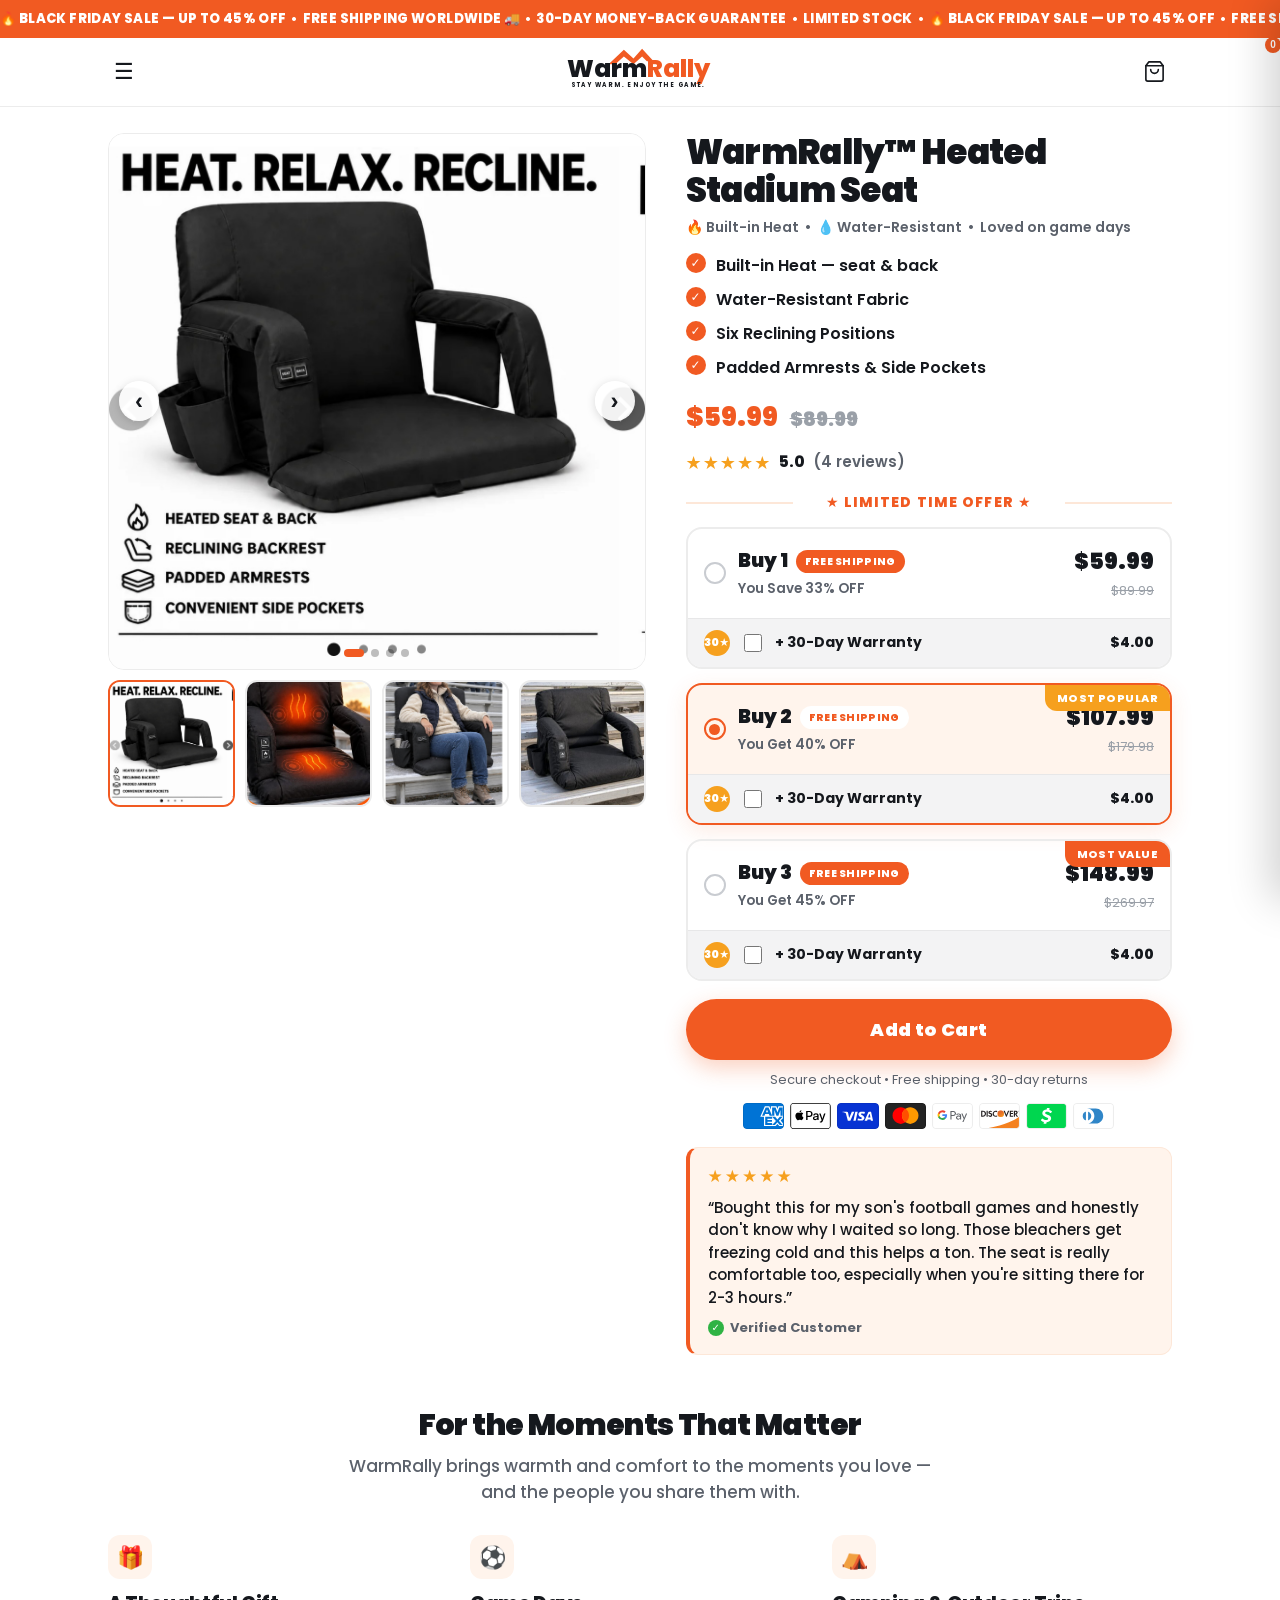
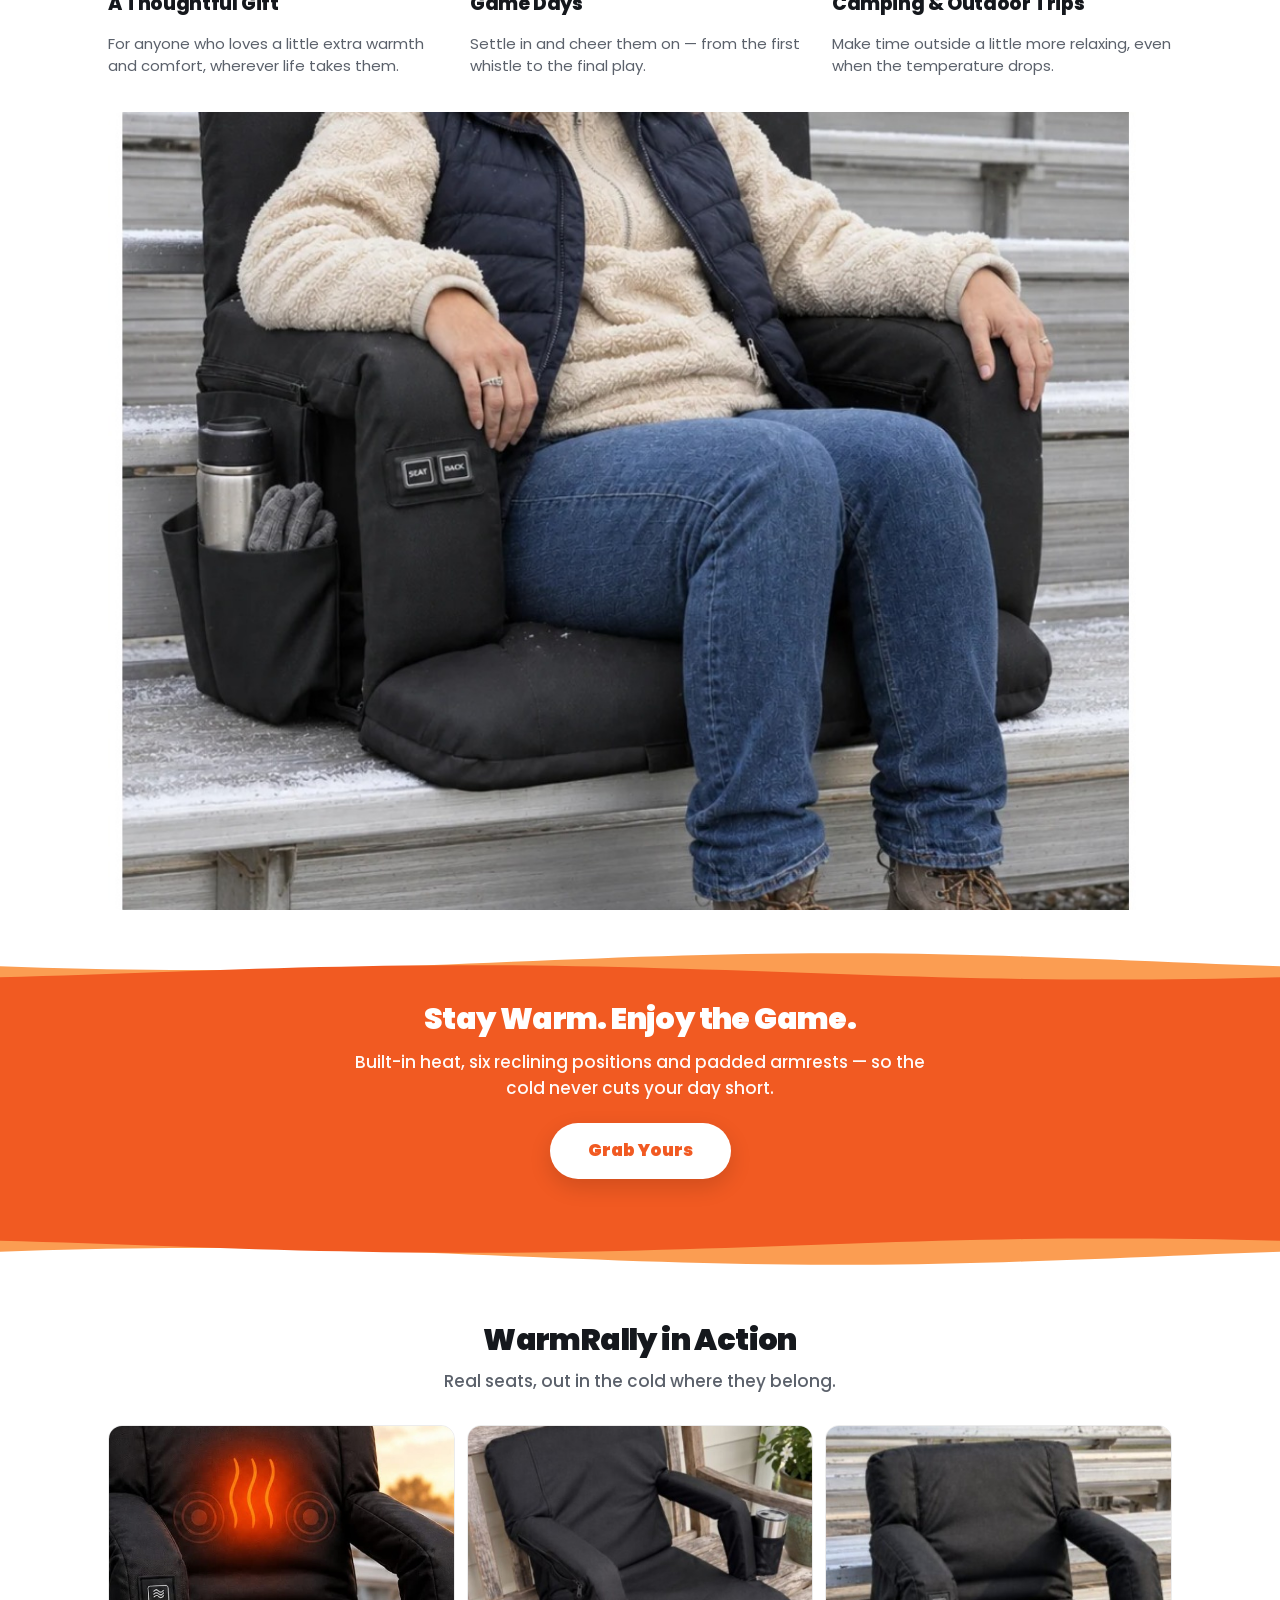
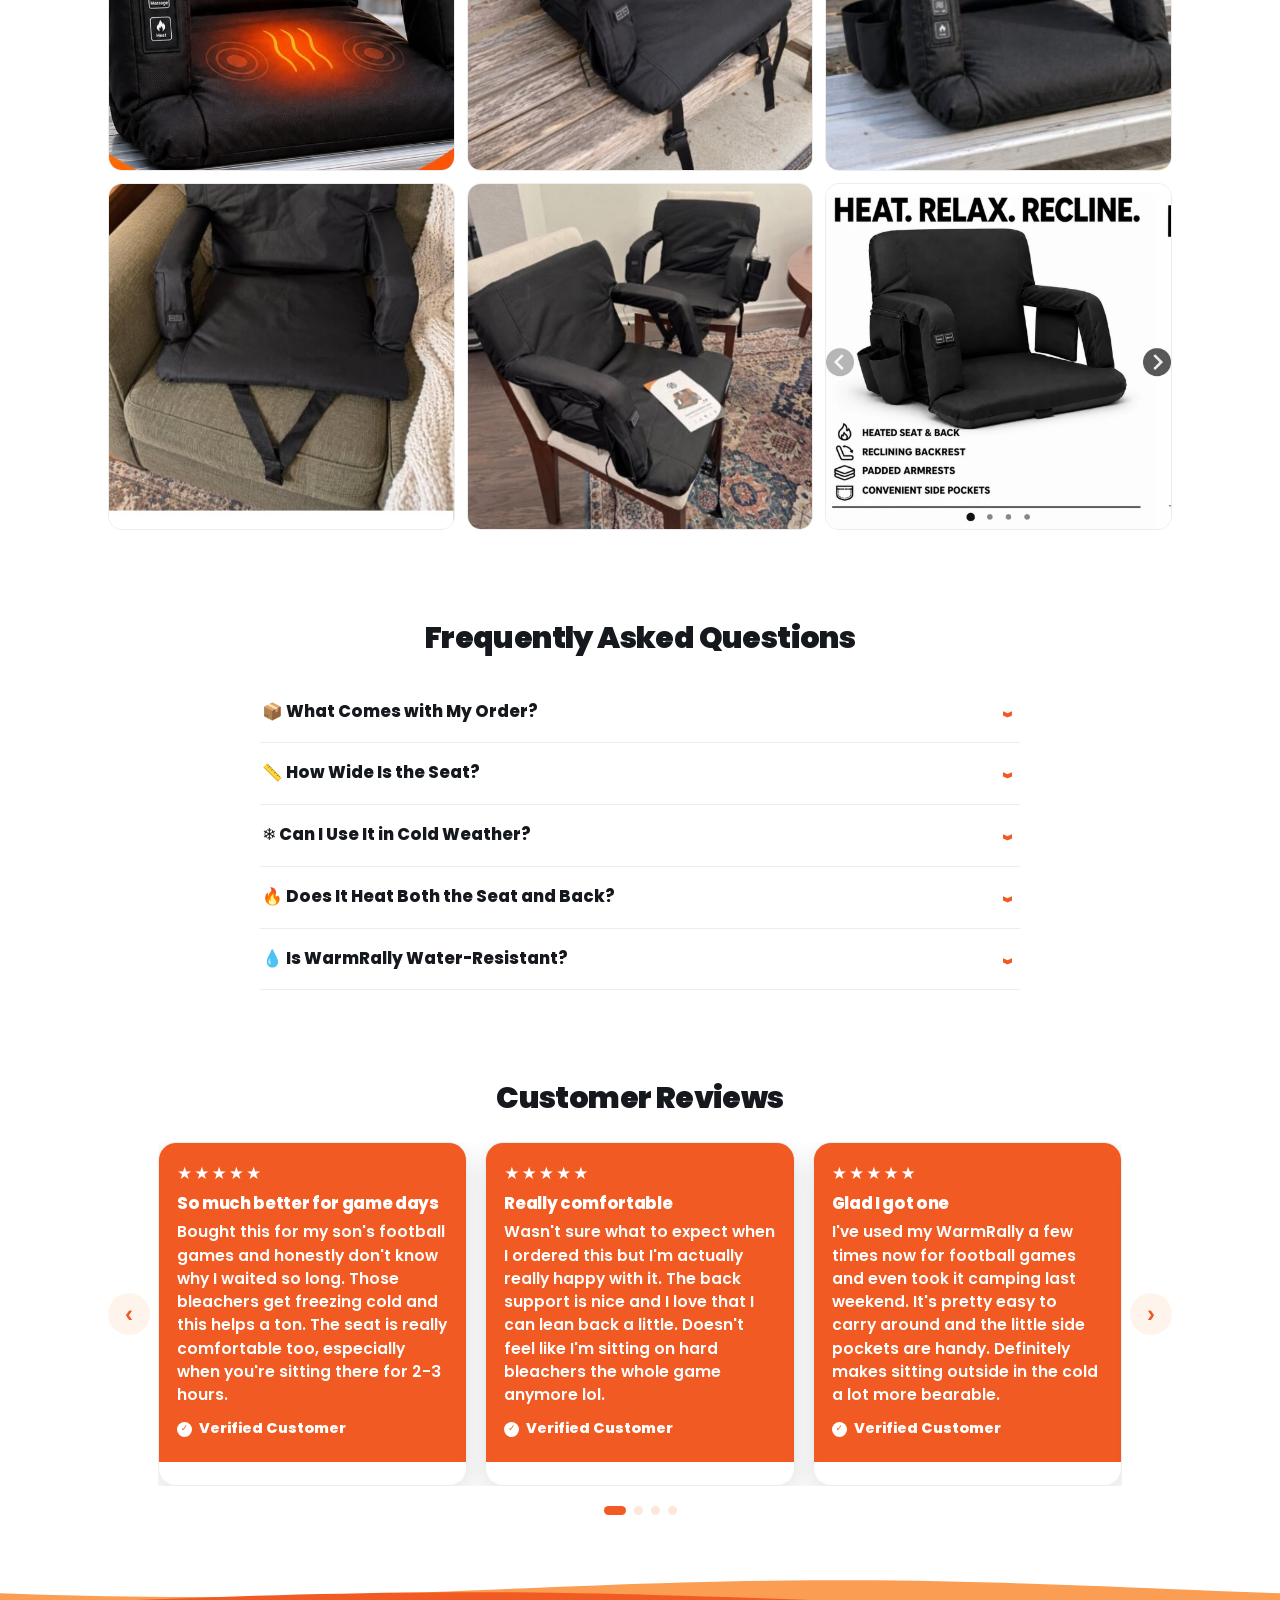
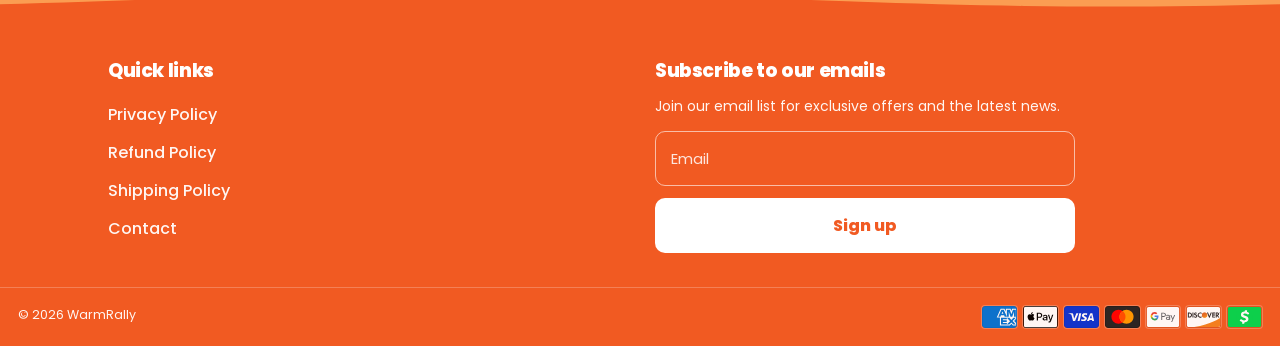
<file: index.html>
<!doctype html>
<html lang="en">
<head>
<meta charset="utf-8">
<meta name="viewport" content="width=device-width,initial-scale=1,viewport-fit=cover">
<title>WarmRally™ Heated Stadium Seat — Stay Warm. Enjoy the Game.</title>
<meta name="description" content="The WarmRally Heated Stadium Seat: built-in heat for the seat and back, reclining backrest, padded armrests and side pockets. Stay warm at every game.">
<meta name="theme-color" content="#F15A22">
<meta property="og:title" content="WarmRally™ Heated Stadium Seat">
<meta property="og:description" content="Built-in heat, reclining backrest, padded armrests. Stay warm. Enjoy the game.">
<meta property="og:image" content="images/product-hero.jpg">
<link rel="icon" href="images/favicon.svg">
<link rel="preconnect" href="https://fonts.googleapis.com"><link rel="preconnect" href="https://fonts.gstatic.com" crossorigin>
<link rel="preload" as="style" href="https://fonts.googleapis.com/css2?family=Poppins:wght@400;500;600;700;800;900&display=swap" onload="this.onload=null;this.rel='stylesheet'">
<noscript><link rel="stylesheet" href="https://fonts.googleapis.com/css2?family=Poppins:wght@400;500;600;700;800;900&display=swap"></noscript>
<link rel="stylesheet" href="assets/warmrally.css">
</head>
<body>

<div class="announce"><div class="announce-track" aria-label="Black Friday Sale">
  <span>&#128293; BLACK FRIDAY SALE &mdash; UP TO 45% OFF &nbsp;&bull;&nbsp; FREE SHIPPING WORLDWIDE &#128666; &nbsp;&bull;&nbsp; 30-DAY MONEY-BACK GUARANTEE &nbsp;&bull;&nbsp; LIMITED STOCK &nbsp;&bull;&nbsp;&nbsp;</span>
  <span aria-hidden="true">&#128293; BLACK FRIDAY SALE &mdash; UP TO 45% OFF &nbsp;&bull;&nbsp; FREE SHIPPING WORLDWIDE &#128666; &nbsp;&bull;&nbsp; 30-DAY MONEY-BACK GUARANTEE &nbsp;&bull;&nbsp; LIMITED STOCK &nbsp;&bull;&nbsp;&nbsp;</span>
</div></div>

<header class="hdr">
  <div class="wrap hdr-in">
    <button class="icon-btn menu" aria-label="Menu">&#9776;</button>
    <a href="index.html" class="brand" aria-label="WarmRally home">
      <svg class="logo" viewBox="0 0 360 96" role="img" aria-label="WarmRally">
        <path d="M118 40 L150 10 L170 28 L188 8 L212 34 L198 34 L188 24 L170 40 L150 24 L132 40 Z" fill="#F15A22"/>
        <text x="180" y="66" text-anchor="middle" font-family="Poppins,sans-serif" font-weight="800" font-size="52"><tspan fill="#15181d">Warm</tspan><tspan fill="#F15A22">Rally</tspan></text>
        <text x="180" y="88" text-anchor="middle" font-family="Poppins,sans-serif" font-weight="700" font-size="12.5" letter-spacing="3" fill="#15181d">STAY WARM. ENJOY THE GAME.</text>
      </svg>
    </a>
    <button class="icon-btn" id="cartBtn" aria-label="Cart"><svg viewBox="0 0 24 24" width="23" height="23" fill="none" stroke="currentColor" stroke-width="1.7" stroke-linecap="round" stroke-linejoin="round"><path d="M6 2 3 6v14a2 2 0 0 0 2 2h14a2 2 0 0 0 2-2V6l-3-4Z"/><path d="M3 6h18"/><path d="M16 10a4 4 0 0 1-8 0"/></svg><span class="bubble" id="cartBubble" hidden>0</span></button>
  </div>
</header>

<main>
  <!-- HERO -->
  <section class="hero" id="shop">
    <div class="wrap">
      <div class="gallery">
        <div class="g-stage">
          <div class="g-track" id="gTrack">
            <div class="g-slide"><img src="images/features.jpg" alt="WarmRally heated stadium seat features"></div>
            <div class="g-slide"><img src="images/product-hero.jpg" alt="WarmRally heated seat with heat zones"></div>
            <div class="g-slide"><img src="images/lifestyle.jpg" alt="Fan staying warm on the WarmRally seat"></div>
            <div class="g-slide"><img src="images/gallery-2.jpg" alt="WarmRally seat on stadium bleachers"></div>
          </div>
          <button class="g-arr l" id="gPrev" aria-label="Previous image">&#8249;</button>
          <button class="g-arr r" id="gNext" aria-label="Next image">&#8250;</button>
          <div class="g-dots" id="gDots"></div>
        </div>
        <div class="g-thumbs" id="gThumbs">
          <button class="thumb active" data-i="0"><img src="images/features.jpg" alt=""></button>
          <button class="thumb" data-i="1"><img src="images/product-hero.jpg" alt=""></button>
          <button class="thumb" data-i="2"><img src="images/lifestyle.jpg" alt=""></button>
          <button class="thumb" data-i="3"><img src="images/gallery-2.jpg" alt=""></button>
        </div>
      </div>

      <div class="buybox">
        <h1 class="ptitle">WarmRally&trade; Heated Stadium Seat</h1>
        <div class="trust-row">&#128293; Built-in Heat &nbsp;&bull;&nbsp; &#128167; Water-Resistant &nbsp;&bull;&nbsp; Loved on game days</div>

        <ul class="checks">
          <li>Built-in Heat &mdash; seat &amp; back</li>
          <li>Water-Resistant Fabric</li>
          <li>Six Reclining Positions</li>
          <li>Padded Armrests &amp; Side Pockets</li>
        </ul>

        <div class="price-lead"><span id="leadPrice">$78.00</span> <s id="leadCompare">$117.00</s></div>
        <div class="rating" id="rating" aria-label="Customer rating"></div>

        <div class="lto">&#9733; LIMITED TIME OFFER &#9733;</div>

        <form id="bundleForm" class="bundles">
          <!-- tiers injected by JS -->
        </form>

        <button id="buyBtn" class="buy">Add to Cart</button>
        <div class="buy-sub">Secure checkout &bull; Free shipping &bull; 30-day returns</div>

        <div class="pays" aria-label="Accepted payments">
          <img src="images/pay/american_express.svg" alt="American Express"><img src="images/pay/apple_pay.svg" alt="Apple Pay"><img src="images/pay/visa.svg" alt="Visa"><img src="images/pay/master.svg" alt="Mastercard"><img src="images/pay/google_pay.svg" alt="Google Pay"><img src="images/pay/discover.svg" alt="Discover"><img src="images/pay/cashapppay.svg" alt="Cash App"><img src="images/pay/diners_club.svg" alt="Diners Club">
        </div>
        <div class="feat-review" id="featReview"></div>
      </div>
    </div>
  </section>

  <!-- MOMENTS -->
  <section class="moments">
    <div class="wrap">
      <h2>For the Moments That Matter</h2>
      <p class="lead">WarmRally brings warmth and comfort to the moments you love &mdash; and the people you share them with.</p>
      <div class="use-cases">
        <div class="uc"><div class="uc-ic">&#127873;</div><h3>A Thoughtful Gift</h3><p>For anyone who loves a little extra warmth and comfort, wherever life takes them.</p></div>
        <div class="uc"><div class="uc-ic">&#9917;</div><h3>Game Days</h3><p>Settle in and cheer them on &mdash; from the first whistle to the final play.</p></div>
        <div class="uc"><div class="uc-ic">&#9978;</div><h3>Camping &amp; Outdoor Trips</h3><p>Make time outside a little more relaxing, even when the temperature drops.</p></div>
      </div>
      <div class="moments-img"><img src="images/lifestyle.jpg" alt="Fan staying warm on WarmRally seat in the bleachers"></div>
    </div>
  </section>

<div class="wave top"><svg viewBox="0 0 1440 90" preserveAspectRatio="none"><path class="w-back" d="M0 43.9 L24 45.1 L48 46.1 L72 47.1 L96 47.9 L120 48.6 L144 49.2 L168 49.6 L192 49.9 L216 50.0 L240 50.0 L264 49.8 L288 49.4 L312 48.9 L336 48.3 L360 47.6 L384 46.7 L408 45.7 L432 44.5 L456 43.3 L480 42.1 L504 40.7 L528 39.3 L552 37.9 L576 36.4 L600 34.9 L624 33.5 L648 32.1 L672 30.7 L696 29.3 L720 28.1 L744 26.9 L768 25.9 L792 24.9 L816 24.1 L840 23.4 L864 22.8 L888 22.4 L912 22.1 L936 22.0 L960 22.0 L984 22.2 L1008 22.6 L1032 23.1 L1056 23.7 L1080 24.4 L1104 25.3 L1128 26.3 L1152 27.5 L1176 28.7 L1200 29.9 L1224 31.3 L1248 32.7 L1272 34.1 L1296 35.6 L1320 37.1 L1344 38.5 L1368 39.9 L1392 41.3 L1416 42.7 L1440 43.9 L1464 45.1 L1488 46.1 L1512 47.1 L1536 47.9 L1560 48.6 L1584 49.2 L1608 49.6 L1632 49.9 L1656 50.0 L1680 50.0 L1704 49.8 L1728 49.4 L1752 48.9 L1776 48.3 L1800 47.6 L1824 46.7 L1848 45.7 L1872 44.5 L1896 43.3 L1920 42.1 L1944 40.7 L1968 39.3 L1992 37.9 L2016 36.4 L2040 34.9 L2064 33.5 L2088 32.1 L2112 30.7 L2136 29.3 L2160 28.1 L2184 26.9 L2208 25.9 L2232 24.9 L2256 24.1 L2280 23.4 L2304 22.8 L2328 22.4 L2352 22.1 L2376 22.0 L2400 22.0 L2424 22.2 L2448 22.6 L2472 23.1 L2496 23.7 L2520 24.4 L2544 25.3 L2568 26.3 L2592 27.5 L2616 28.7 L2640 29.9 L2664 31.3 L2688 32.7 L2712 34.1 L2736 35.6 L2760 37.1 L2784 38.5 L2808 39.9 L2832 41.3 L2856 42.7 L2880 43.9 V90 H0Z"/><path class="w-front" d="M0 62.1 L24 61.1 L48 60.1 L72 59.0 L96 57.8 L120 56.6 L144 55.4 L168 54.1 L192 52.8 L216 51.6 L240 50.4 L264 49.2 L288 48.1 L312 47.0 L336 46.0 L360 45.2 L384 44.4 L408 43.7 L432 43.1 L456 42.6 L480 42.3 L504 42.1 L528 42.0 L552 42.1 L576 42.2 L600 42.6 L624 43.0 L648 43.6 L672 44.2 L696 45.0 L720 45.9 L744 46.9 L768 47.9 L792 49.0 L816 50.2 L840 51.4 L864 52.6 L888 53.9 L912 55.2 L936 56.4 L960 57.6 L984 58.8 L1008 59.9 L1032 61.0 L1056 62.0 L1080 62.8 L1104 63.6 L1128 64.3 L1152 64.9 L1176 65.4 L1200 65.7 L1224 65.9 L1248 66.0 L1272 65.9 L1296 65.8 L1320 65.4 L1344 65.0 L1368 64.4 L1392 63.8 L1416 63.0 L1440 62.1 L1464 61.1 L1488 60.1 L1512 59.0 L1536 57.8 L1560 56.6 L1584 55.4 L1608 54.1 L1632 52.8 L1656 51.6 L1680 50.4 L1704 49.2 L1728 48.1 L1752 47.0 L1776 46.0 L1800 45.2 L1824 44.4 L1848 43.7 L1872 43.1 L1896 42.6 L1920 42.3 L1944 42.1 L1968 42.0 L1992 42.1 L2016 42.2 L2040 42.6 L2064 43.0 L2088 43.6 L2112 44.2 L2136 45.0 L2160 45.9 L2184 46.9 L2208 47.9 L2232 49.0 L2256 50.2 L2280 51.4 L2304 52.6 L2328 53.9 L2352 55.2 L2376 56.4 L2400 57.6 L2424 58.8 L2448 59.9 L2472 61.0 L2496 62.0 L2520 62.8 L2544 63.6 L2568 64.3 L2592 64.9 L2616 65.4 L2640 65.7 L2664 65.9 L2688 66.0 L2712 65.9 L2736 65.8 L2760 65.4 L2784 65.0 L2808 64.4 L2832 63.8 L2856 63.0 L2880 62.1 V90 H0Z"/></svg></div>
<section class="band"><div class="wrap band-in"><h2>Stay Warm. Enjoy the Game.</h2><p>Built-in heat, six reclining positions and padded armrests &mdash; so the cold never cuts your day short.</p><a href="#shop" class="band-btn">Grab Yours</a></div></section>
<div class="wave bottom"><svg viewBox="0 0 1440 90" preserveAspectRatio="none"><path class="w-back" d="M0 43.9 L24 45.1 L48 46.1 L72 47.1 L96 47.9 L120 48.6 L144 49.2 L168 49.6 L192 49.9 L216 50.0 L240 50.0 L264 49.8 L288 49.4 L312 48.9 L336 48.3 L360 47.6 L384 46.7 L408 45.7 L432 44.5 L456 43.3 L480 42.1 L504 40.7 L528 39.3 L552 37.9 L576 36.4 L600 34.9 L624 33.5 L648 32.1 L672 30.7 L696 29.3 L720 28.1 L744 26.9 L768 25.9 L792 24.9 L816 24.1 L840 23.4 L864 22.8 L888 22.4 L912 22.1 L936 22.0 L960 22.0 L984 22.2 L1008 22.6 L1032 23.1 L1056 23.7 L1080 24.4 L1104 25.3 L1128 26.3 L1152 27.5 L1176 28.7 L1200 29.9 L1224 31.3 L1248 32.7 L1272 34.1 L1296 35.6 L1320 37.1 L1344 38.5 L1368 39.9 L1392 41.3 L1416 42.7 L1440 43.9 L1464 45.1 L1488 46.1 L1512 47.1 L1536 47.9 L1560 48.6 L1584 49.2 L1608 49.6 L1632 49.9 L1656 50.0 L1680 50.0 L1704 49.8 L1728 49.4 L1752 48.9 L1776 48.3 L1800 47.6 L1824 46.7 L1848 45.7 L1872 44.5 L1896 43.3 L1920 42.1 L1944 40.7 L1968 39.3 L1992 37.9 L2016 36.4 L2040 34.9 L2064 33.5 L2088 32.1 L2112 30.7 L2136 29.3 L2160 28.1 L2184 26.9 L2208 25.9 L2232 24.9 L2256 24.1 L2280 23.4 L2304 22.8 L2328 22.4 L2352 22.1 L2376 22.0 L2400 22.0 L2424 22.2 L2448 22.6 L2472 23.1 L2496 23.7 L2520 24.4 L2544 25.3 L2568 26.3 L2592 27.5 L2616 28.7 L2640 29.9 L2664 31.3 L2688 32.7 L2712 34.1 L2736 35.6 L2760 37.1 L2784 38.5 L2808 39.9 L2832 41.3 L2856 42.7 L2880 43.9 V90 H0Z"/><path class="w-front" d="M0 62.1 L24 61.1 L48 60.1 L72 59.0 L96 57.8 L120 56.6 L144 55.4 L168 54.1 L192 52.8 L216 51.6 L240 50.4 L264 49.2 L288 48.1 L312 47.0 L336 46.0 L360 45.2 L384 44.4 L408 43.7 L432 43.1 L456 42.6 L480 42.3 L504 42.1 L528 42.0 L552 42.1 L576 42.2 L600 42.6 L624 43.0 L648 43.6 L672 44.2 L696 45.0 L720 45.9 L744 46.9 L768 47.9 L792 49.0 L816 50.2 L840 51.4 L864 52.6 L888 53.9 L912 55.2 L936 56.4 L960 57.6 L984 58.8 L1008 59.9 L1032 61.0 L1056 62.0 L1080 62.8 L1104 63.6 L1128 64.3 L1152 64.9 L1176 65.4 L1200 65.7 L1224 65.9 L1248 66.0 L1272 65.9 L1296 65.8 L1320 65.4 L1344 65.0 L1368 64.4 L1392 63.8 L1416 63.0 L1440 62.1 L1464 61.1 L1488 60.1 L1512 59.0 L1536 57.8 L1560 56.6 L1584 55.4 L1608 54.1 L1632 52.8 L1656 51.6 L1680 50.4 L1704 49.2 L1728 48.1 L1752 47.0 L1776 46.0 L1800 45.2 L1824 44.4 L1848 43.7 L1872 43.1 L1896 42.6 L1920 42.3 L1944 42.1 L1968 42.0 L1992 42.1 L2016 42.2 L2040 42.6 L2064 43.0 L2088 43.6 L2112 44.2 L2136 45.0 L2160 45.9 L2184 46.9 L2208 47.9 L2232 49.0 L2256 50.2 L2280 51.4 L2304 52.6 L2328 53.9 L2352 55.2 L2376 56.4 L2400 57.6 L2424 58.8 L2448 59.9 L2472 61.0 L2496 62.0 L2520 62.8 L2544 63.6 L2568 64.3 L2592 64.9 L2616 65.4 L2640 65.7 L2664 65.9 L2688 66.0 L2712 65.9 L2736 65.8 L2760 65.4 L2784 65.0 L2808 64.4 L2832 63.8 L2856 63.0 L2880 62.1 V90 H0Z"/></svg></div>
  <!-- IN ACTION GALLERY (honest, no fabricated reviews) -->
  <section class="action">
    <div class="wrap">
      <h2>WarmRally in Action</h2>
      <p class="lead">Real seats, out in the cold where they belong.</p>
      <div class="action-grid">
        <figure><img src="images/product-hero.jpg" alt="WarmRally heated seat with heat zones"></figure>
        <figure><img src="images/gallery-1.jpg" alt="WarmRally seat on a porch bench"></figure>
        <figure><img src="images/gallery-2.jpg" alt="WarmRally seat on stadium bleachers"></figure>
        <figure><img src="images/gallery-3.jpg" alt="WarmRally seat on a couch"></figure>
        <figure><img src="images/gallery-4.jpg" alt="WarmRally seats indoors"></figure>
        <figure><img src="images/features.jpg" alt="WarmRally seat features"></figure>
      </div>
    </div>
  </section>

  <!-- FAQ -->
  <section class="faq">
    <div class="wrap">
      <h2>Frequently Asked Questions</h2>
      <div class="faq-list" id="faqList">
        <details><summary>&#128230; What Comes with My Order?</summary><div>Each order includes the WarmRally reclining stadium seat and an instruction card. The seat is powered by any standard USB power bank (not included) so you can bring it anywhere.</div></details>
        <details><summary>&#128207; How Wide Is the Seat?</summary><div>The seat is roughly 18&quot; wide and comfortably fits most adults. The backrest reclines into six positions and folds flat to carry like a backpack.</div></details>
        <details><summary>&#10052;&#65039; Can I Use It in Cold Weather?</summary><div>Yes &mdash; that&rsquo;s exactly what it&rsquo;s built for. The built-in heating elements warm the seat and back so you stay comfortable at chilly games and outdoor events.</div></details>
        <details><summary>&#128293; Does It Heat Both the Seat and Back?</summary><div>It does. Separate heating zones warm both the seat and the backrest, with multiple heat levels you control from the side panel.</div></details>
        <details><summary>&#128167; Is WarmRally Water-Resistant?</summary><div>The outer fabric is water-resistant to handle damp bleachers, light snow and spills. Wipe it clean and let it air dry.</div></details>
      </div>
    </div>
  </section>
</main>

<section class="reviews-band" id="reviews"><div class="wrap">
<h2>Customer Reviews</h2>
<div class="rv-carousel"><button class="rv-arr l" aria-label="Previous">&#8249;</button><div class="rv-track" id="rvTrack"></div><button class="rv-arr r" aria-label="Next">&#8250;</button></div>
<div class="rv-dots" id="rvDots"></div>
</div></section>
<div class="wave top"><svg viewBox="0 0 1440 90" preserveAspectRatio="none"><path class="w-back" d="M0 43.9 L24 45.1 L48 46.1 L72 47.1 L96 47.9 L120 48.6 L144 49.2 L168 49.6 L192 49.9 L216 50.0 L240 50.0 L264 49.8 L288 49.4 L312 48.9 L336 48.3 L360 47.6 L384 46.7 L408 45.7 L432 44.5 L456 43.3 L480 42.1 L504 40.7 L528 39.3 L552 37.9 L576 36.4 L600 34.9 L624 33.5 L648 32.1 L672 30.7 L696 29.3 L720 28.1 L744 26.9 L768 25.9 L792 24.9 L816 24.1 L840 23.4 L864 22.8 L888 22.4 L912 22.1 L936 22.0 L960 22.0 L984 22.2 L1008 22.6 L1032 23.1 L1056 23.7 L1080 24.4 L1104 25.3 L1128 26.3 L1152 27.5 L1176 28.7 L1200 29.9 L1224 31.3 L1248 32.7 L1272 34.1 L1296 35.6 L1320 37.1 L1344 38.5 L1368 39.9 L1392 41.3 L1416 42.7 L1440 43.9 L1464 45.1 L1488 46.1 L1512 47.1 L1536 47.9 L1560 48.6 L1584 49.2 L1608 49.6 L1632 49.9 L1656 50.0 L1680 50.0 L1704 49.8 L1728 49.4 L1752 48.9 L1776 48.3 L1800 47.6 L1824 46.7 L1848 45.7 L1872 44.5 L1896 43.3 L1920 42.1 L1944 40.7 L1968 39.3 L1992 37.9 L2016 36.4 L2040 34.9 L2064 33.5 L2088 32.1 L2112 30.7 L2136 29.3 L2160 28.1 L2184 26.9 L2208 25.9 L2232 24.9 L2256 24.1 L2280 23.4 L2304 22.8 L2328 22.4 L2352 22.1 L2376 22.0 L2400 22.0 L2424 22.2 L2448 22.6 L2472 23.1 L2496 23.7 L2520 24.4 L2544 25.3 L2568 26.3 L2592 27.5 L2616 28.7 L2640 29.9 L2664 31.3 L2688 32.7 L2712 34.1 L2736 35.6 L2760 37.1 L2784 38.5 L2808 39.9 L2832 41.3 L2856 42.7 L2880 43.9 V90 H0Z"/><path class="w-front" d="M0 62.1 L24 61.1 L48 60.1 L72 59.0 L96 57.8 L120 56.6 L144 55.4 L168 54.1 L192 52.8 L216 51.6 L240 50.4 L264 49.2 L288 48.1 L312 47.0 L336 46.0 L360 45.2 L384 44.4 L408 43.7 L432 43.1 L456 42.6 L480 42.3 L504 42.1 L528 42.0 L552 42.1 L576 42.2 L600 42.6 L624 43.0 L648 43.6 L672 44.2 L696 45.0 L720 45.9 L744 46.9 L768 47.9 L792 49.0 L816 50.2 L840 51.4 L864 52.6 L888 53.9 L912 55.2 L936 56.4 L960 57.6 L984 58.8 L1008 59.9 L1032 61.0 L1056 62.0 L1080 62.8 L1104 63.6 L1128 64.3 L1152 64.9 L1176 65.4 L1200 65.7 L1224 65.9 L1248 66.0 L1272 65.9 L1296 65.8 L1320 65.4 L1344 65.0 L1368 64.4 L1392 63.8 L1416 63.0 L1440 62.1 L1464 61.1 L1488 60.1 L1512 59.0 L1536 57.8 L1560 56.6 L1584 55.4 L1608 54.1 L1632 52.8 L1656 51.6 L1680 50.4 L1704 49.2 L1728 48.1 L1752 47.0 L1776 46.0 L1800 45.2 L1824 44.4 L1848 43.7 L1872 43.1 L1896 42.6 L1920 42.3 L1944 42.1 L1968 42.0 L1992 42.1 L2016 42.2 L2040 42.6 L2064 43.0 L2088 43.6 L2112 44.2 L2136 45.0 L2160 45.9 L2184 46.9 L2208 47.9 L2232 49.0 L2256 50.2 L2280 51.4 L2304 52.6 L2328 53.9 L2352 55.2 L2376 56.4 L2400 57.6 L2424 58.8 L2448 59.9 L2472 61.0 L2496 62.0 L2520 62.8 L2544 63.6 L2568 64.3 L2592 64.9 L2616 65.4 L2640 65.7 L2664 65.9 L2688 66.0 L2712 65.9 L2736 65.8 L2760 65.4 L2784 65.0 L2808 64.4 L2832 63.8 L2856 63.0 L2880 62.1 V90 H0Z"/></svg></div>
<footer class="ftr">
  <div class="wrap ftr-in">
    <div class="ftr-col">
      <h4>Quick links</h4>
      <a href="policies.html#privacy">Privacy Policy</a>
      <a href="policies.html#refund">Refund Policy</a>
      <a href="policies.html#shipping">Shipping Policy</a>
      <a href="mailto:support@warmrally.store">Contact</a>
    </div>
    <div class="ftr-col sub">
      <h4>Subscribe to our emails</h4>
      <p>Join our email list for exclusive offers and the latest news.</p>
      <form class="sub-form" onsubmit="return false"><input type="email" placeholder="Email" aria-label="Email"><button>Sign up</button></form>
    </div>
  </div>
  <div class="ftr-bottom"><span>&copy; <span id="yr"></span> WarmRally</span><span class="pay-mini-icons"><img src="images/pay/american_express.svg" alt="American Express"><img src="images/pay/apple_pay.svg" alt="Apple Pay"><img src="images/pay/visa.svg" alt="Visa"><img src="images/pay/master.svg" alt="Mastercard"><img src="images/pay/google_pay.svg" alt="Google Pay"><img src="images/pay/discover.svg" alt="Discover"><img src="images/pay/cashapppay.svg" alt="Cash App"></span></div>
</footer>

<!-- STICKY BUY BAR -->
<div class="sticky-buy" id="stickyBuy">
  <div class="sb-info"><strong>WarmRally&trade; Heated Seat</strong><span id="sbPrice">$78.00 <s>$117.00</s></span></div>
  <button class="sb-btn" id="sbBtn">Add to Cart</button>
</div>

<div id="toast" class="toast" aria-live="polite"></div>
<script src="assets/warmrally.js" defer></script>
</body>
</html>
</file>
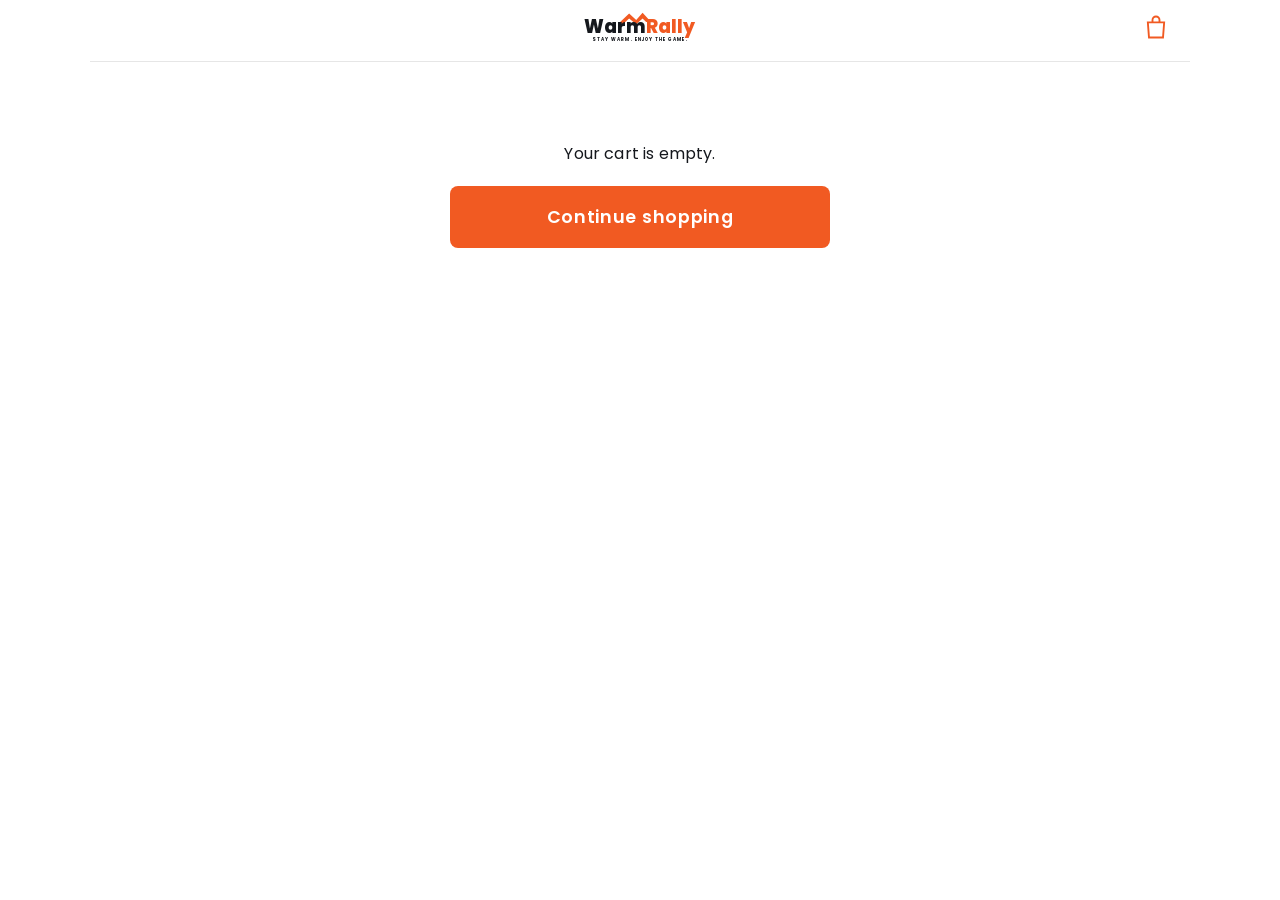
<file: checkout.html>
<!doctype html>
<html lang="en"><head><meta charset="utf-8"><meta name="viewport" content="width=device-width,initial-scale=1">
<title>Checkout – WarmRally™</title><meta name="description" content="Secure checkout">
<meta property="og:title" content="Checkout – WarmRally™"><meta property="og:description" content="Secure checkout"><meta property="og:image" content="images/product-hero.jpg">
<link rel="icon" href="images/favicon.svg">
<link rel="preconnect" href="https://fonts.googleapis.com"><link rel="preconnect" href="https://fonts.gstatic.com" crossorigin>
<link rel="preload" as="style" href="https://fonts.googleapis.com/css2?family=Poppins:wght@400;500;600;700;800&display=swap" onload="this.onload=null;this.rel='stylesheet'"><noscript><link rel="stylesheet" href="https://fonts.googleapis.com/css2?family=Poppins:wght@400;500;600;700;800&display=swap"></noscript>
<link rel="stylesheet" href="assets/warmrally.css"><link rel="stylesheet" href="assets/checkout.css"><script src="assets/checkout.js" defer></script><meta name="robots" content="noindex"><script src="assets/pixel.js"></script></head>
<body class="co-body">
<header class="co-head"><span class="co-spacer"></span><a href="index.html" class="co-logo"><svg viewBox="0 0 360 96" height="34" role="img" aria-label="WarmRally"><path d="M118 40 L150 10 L170 28 L188 8 L212 34 L198 34 L188 24 L170 40 L150 24 L132 40 Z" fill="#F15A22"/><text x="180" y="66" text-anchor="middle" font-family="Poppins,sans-serif" font-weight="800" font-size="52"><tspan fill="#15181d">Warm</tspan><tspan fill="#F15A22">Rally</tspan></text><text x="180" y="88" text-anchor="middle" font-family="Poppins,sans-serif" font-weight="700" font-size="12.5" letter-spacing="3" fill="#15181d">STAY WARM. ENJOY THE GAME.</text></svg></a><a href="index.html" class="co-back" aria-label="Back to store"><svg viewBox="0 0 24 24" fill="none" stroke="currentColor" stroke-width="1.6"><path d="M5 8h14l-1 13H6L5 8Z"/><path d="M9 8V6a3 3 0 0 1 6 0v2"/></svg></a></header>

<button class="co-sum-toggle" type="button" aria-expanded="false"><span>Show order summary <svg viewBox="0 0 24 24" fill="none" stroke="currentColor" stroke-width="2"><path d="m6 9 6 6 6-6"/></svg></span><b class="co-total-sm"></b></button>

<div class="co-wrap">
  <main class="co-main">
    <form id="co-form" novalidate>
      <section class="co-express" hidden>
        <p class="co-label-c">Express checkout</p>
        <div class="co-express-btns"><div id="apple-pay" class="xbtn" hidden></div><div id="google-pay" class="xbtn" hidden></div></div>
        <div class="co-or"><span>OR</span></div>
      </section>

      <h2>Contact</h2>
      <div class="f"><input id="email" name="email" type="email" autocomplete="email" placeholder=" " required><label for="email">Email</label></div>

      <h2>Delivery</h2>
      <div class="f"><select id="country" name="country" autocomplete="country"><option value="US">United States</option><option value="CA">Canada</option><option value="GB">United Kingdom</option><option value="AU">Australia</option></select><label for="country">Country/Region</label></div>
      <div class="row2">
        <div class="f"><input id="firstName" name="firstName" autocomplete="given-name" placeholder=" " required><label for="firstName">First name</label></div>
        <div class="f"><input id="lastName" name="lastName" autocomplete="family-name" placeholder=" " required><label for="lastName">Last name</label></div>
      </div>
      <div class="f"><input id="line1" name="line1" autocomplete="address-line1" placeholder=" " required><label for="line1">Address</label></div>
      <div class="f"><input id="line2" name="line2" autocomplete="address-line2" placeholder=" "><label for="line2">Apartment, suite, etc. (optional)</label></div>
      <div class="row3">
        <div class="f"><input id="city" name="city" autocomplete="address-level2" placeholder=" " required><label for="city">City</label></div>
        <div class="f" id="state-wrap"></div>
        <div class="f"><input id="zip" name="zip" autocomplete="postal-code" placeholder=" " required><label for="zip">ZIP code</label></div>
      </div>
      <div class="f"><input id="phone" name="phone" type="tel" autocomplete="tel" placeholder=" "><label for="phone">Phone (for delivery updates, optional)</label></div>

      <h2>Shipping method</h2>
      <div class="co-ships" role="radiogroup" aria-label="Shipping method"></div>

      <h2>Payment</h2>
      <p class="co-sub">All transactions are secure and encrypted.</p>
      <div class="co-pay">
        <div class="co-pay-head"><span>Credit card</span><span class="co-cards"><img src="images/pay/visa.svg" alt="Visa"><img src="images/pay/master.svg" alt="Mastercard"><img src="images/pay/american_express.svg" alt="Amex"><img src="images/pay/discover.svg" alt="Discover"></span></div>
        <div class="co-pay-body"><div id="card-container"><p class="co-loading">Loading secure card form…</p></div></div>
      </div>

      <div class="co-error" role="alert" hidden></div>
      <button class="co-btn" id="pay-btn" type="submit" disabled>Pay now</button>
      <p class="co-secure"><svg viewBox="0 0 24 24" fill="none" stroke="currentColor" stroke-width="2"><rect x="5" y="11" width="14" height="10" rx="2"/><path d="M8 11V8a4 4 0 0 1 8 0v3"/></svg> Payments are processed securely by Square. We never see or store your card number.</p>
      <nav class="co-links"><a href="policies.html#returns">Refund policy</a><a href="policies.html#shipping">Shipping</a><a href="policies.html#privacy">Privacy policy</a><a href="policies.html#terms">Terms of service</a></nav>
    </form>
  </main>

  <aside class="co-side" aria-label="Order summary">
    <div class="co-lines"></div>
    <div class="co-totals">
      <div><span>Subtotal</span><span class="co-sub-v"></span></div>
      <div><span class="co-ship-lbl">Shipping</span><span class="co-ship-v"></span></div>
      <div class="co-grand"><span>Total</span><span><small>USD</small> <b class="co-total"></b></span></div>
    </div>
  </aside>
</div>

<div class="co-empty" hidden><p>Your cart is empty.</p><a class="co-btn" href="index.html">Continue shopping</a></div>
<div class="co-overlay" hidden><div><span class="spin"></span><p>Processing your payment…</p></div></div>
</body></html>
</file>
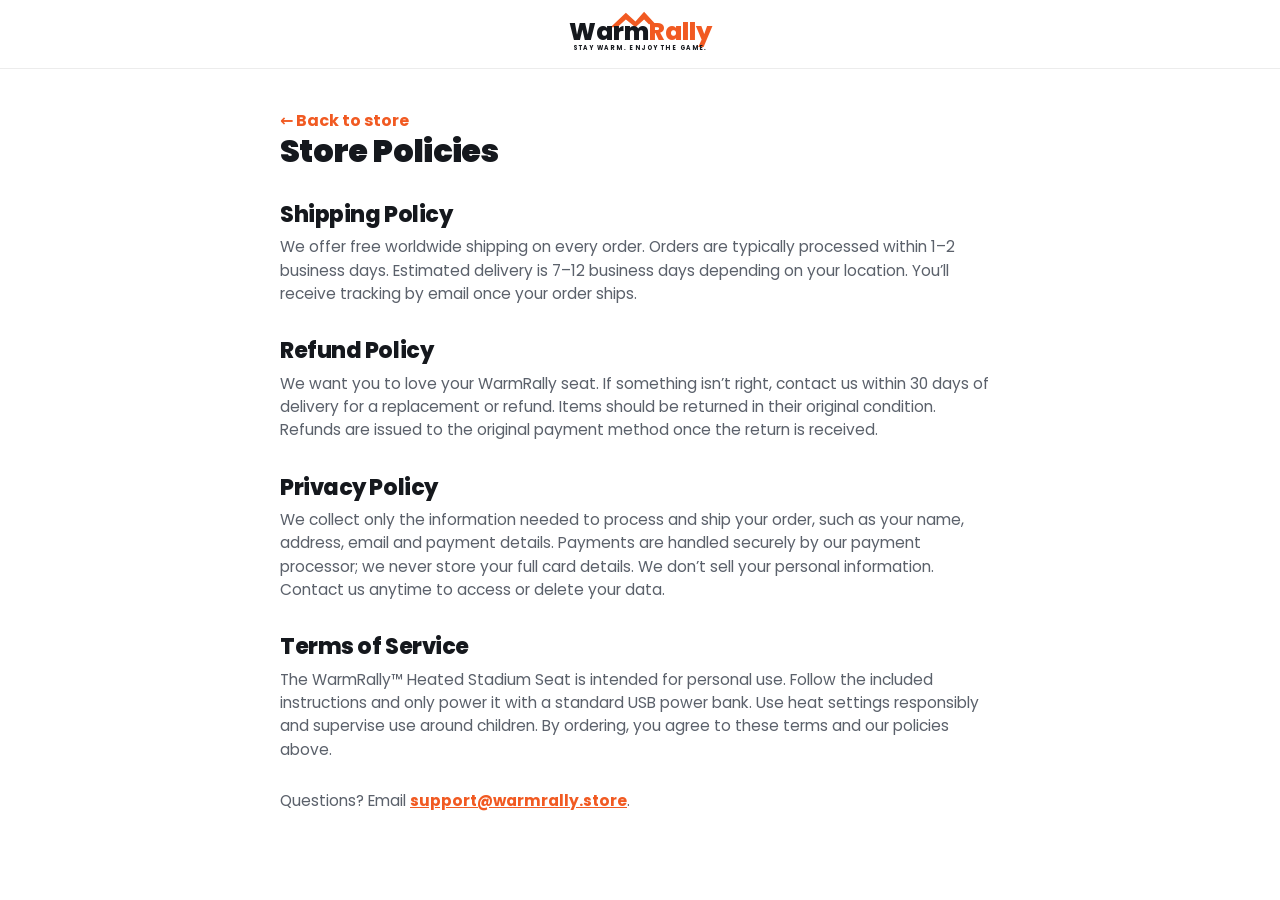
<file: policies.html>
<!doctype html>
<html lang="en">
<head>
<meta charset="utf-8"><meta name="viewport" content="width=device-width,initial-scale=1">
<title>Policies — WarmRally</title>
<meta name="theme-color" content="#F15A22">
<link rel="icon" href="images/favicon.svg">
<link rel="preconnect" href="https://fonts.googleapis.com"><link rel="preconnect" href="https://fonts.gstatic.com" crossorigin>
<link rel="stylesheet" href="https://fonts.googleapis.com/css2?family=Poppins:wght@400;500;600;700;800;900&display=swap">
<link rel="stylesheet" href="assets/warmrally.css">
<style>.pol{max-width:760px;margin:0 auto;padding:40px 20px 70px}.pol h1{font-size:32px;font-weight:900;margin-bottom:10px}.pol h2{font-size:22px;font-weight:800;margin:34px 0 8px}.pol p{color:var(--muted);margin:0 0 12px;font-size:15.5px}.pol a.back{color:var(--orange);font-weight:700;text-decoration:none}</style>
</head>
<body>
<header class="hdr"><div class="wrap hdr-in" style="justify-content:center"><a href="index.html" class="brand"><svg class="logo" viewBox="0 0 360 96" aria-label="WarmRally"><path d="M118 40 L150 10 L170 28 L188 8 L212 34 L198 34 L188 24 L170 40 L150 24 L132 40 Z" fill="#F15A22"/><text x="180" y="66" text-anchor="middle" font-family="Poppins,sans-serif" font-weight="800" font-size="52"><tspan fill="#15181d">Warm</tspan><tspan fill="#F15A22">Rally</tspan></text><text x="180" y="88" text-anchor="middle" font-family="Poppins,sans-serif" font-weight="700" font-size="12.5" letter-spacing="3" fill="#15181d">STAY WARM. ENJOY THE GAME.</text></svg></a></div></header>
<div class="pol">
  <a href="index.html" class="back">&larr; Back to store</a>
  <h1>Store Policies</h1>

  <h2 id="shipping">Shipping Policy</h2>
  <p>We offer free worldwide shipping on every order. Orders are typically processed within 1&ndash;2 business days. Estimated delivery is 7&ndash;12 business days depending on your location. You&rsquo;ll receive tracking by email once your order ships.</p>

  <h2 id="refund">Refund Policy</h2>
  <p>We want you to love your WarmRally seat. If something isn&rsquo;t right, contact us within 30 days of delivery for a replacement or refund. Items should be returned in their original condition. Refunds are issued to the original payment method once the return is received.</p>

  <h2 id="privacy">Privacy Policy</h2>
  <p>We collect only the information needed to process and ship your order, such as your name, address, email and payment details. Payments are handled securely by our payment processor; we never store your full card details. We don&rsquo;t sell your personal information. Contact us anytime to access or delete your data.</p>

  <h2 id="terms">Terms of Service</h2>
  <p>The WarmRally&trade; Heated Stadium Seat is intended for personal use. Follow the included instructions and only power it with a standard USB power bank. Use heat settings responsibly and supervise use around children. By ordering, you agree to these terms and our policies above.</p>

  <p style="margin-top:28px">Questions? Email <a href="mailto:support@warmrally.store" style="color:var(--orange);font-weight:700">support@warmrally.store</a>.</p>
</div>
</body>
</html>
</file>
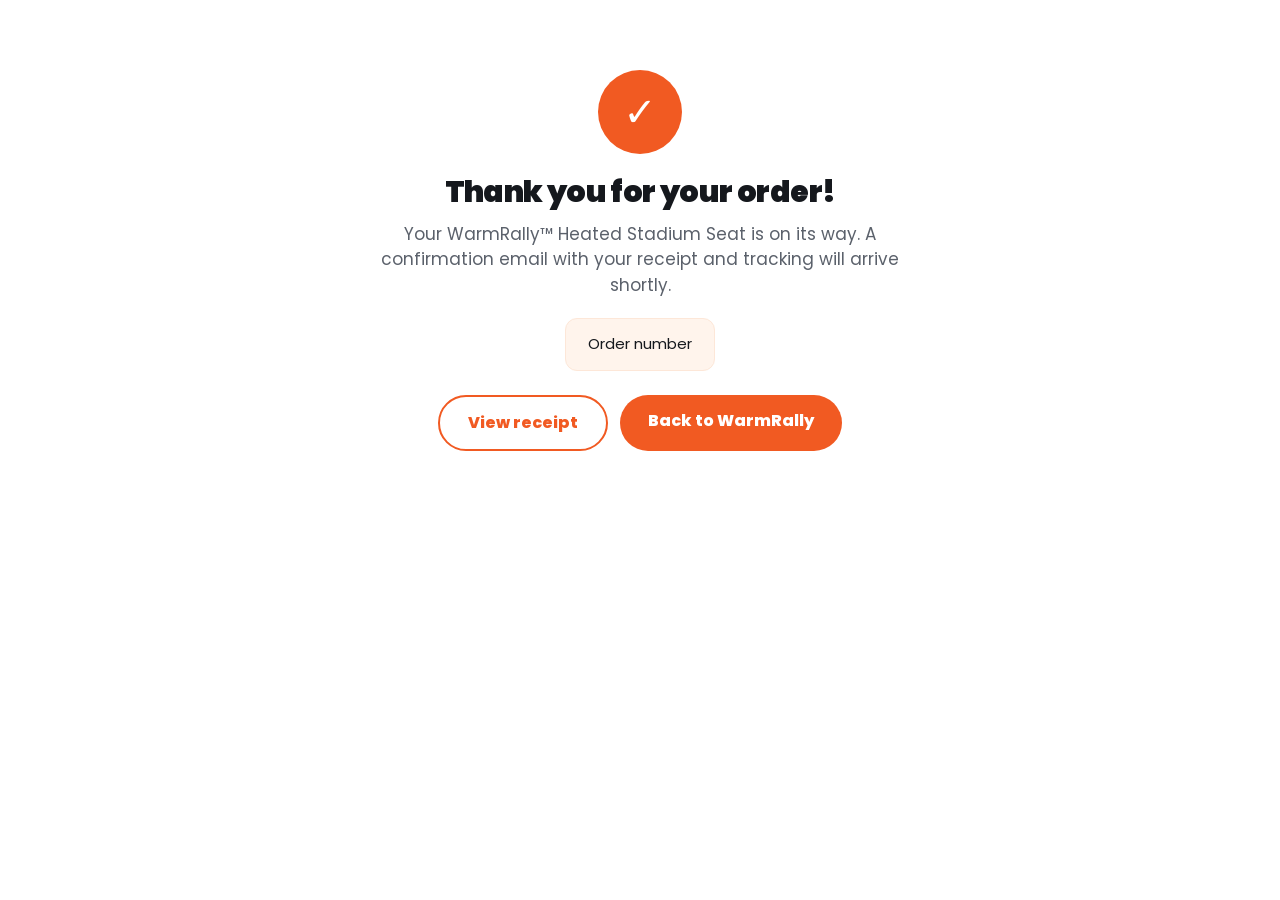
<file: thank-you.html>
<!doctype html>
<html lang="en">
<head>
<meta charset="utf-8"><meta name="viewport" content="width=device-width,initial-scale=1">
<title>Thank you &mdash; WarmRally</title>
<meta name="theme-color" content="#F15A22">
<link rel="icon" href="images/favicon.svg">
<link rel="preconnect" href="https://fonts.googleapis.com"><link rel="preconnect" href="https://fonts.gstatic.com" crossorigin>
<link rel="stylesheet" href="https://fonts.googleapis.com/css2?family=Poppins:wght@400;600;700;800;900&display=swap">
<link rel="stylesheet" href="assets/warmrally.css">
<style>
.ty{max-width:560px;margin:0 auto;padding:70px 20px;text-align:center}
.ty .m{width:84px;height:84px;border-radius:50%;background:var(--orange);color:#fff;display:grid;place-items:center;font-size:40px;margin:0 auto 22px}
.ty h1{font-size:30px;font-weight:900;margin-bottom:12px}
.ty p{color:var(--muted);font-size:17px;margin:0 0 20px}
.ty .ordernum{display:inline-block;background:var(--orange-tint);border:1px solid var(--orange-soft);border-radius:12px;padding:14px 22px;margin:0 0 24px;font-size:15px;color:var(--ink)}
.ty .ordernum b{font-size:20px;font-weight:900;color:var(--orange);letter-spacing:.5px}
.ty .btns{display:flex;gap:12px;justify-content:center;flex-wrap:wrap}
.ty a.btn{display:inline-block;text-decoration:none;font-weight:800;padding:14px 28px;border-radius:40px}
.ty a.primary{background:var(--orange);color:#fff}
.ty a.ghost{background:#fff;color:var(--orange);border:2px solid var(--orange)}
</style>
</head>
<body>
<div class="ty">
  <div class="m">&#10003;</div>
  <h1>Thank you for your order!</h1>
  <p>Your WarmRally&trade; Heated Stadium Seat is on its way. A confirmation email with your receipt and tracking will arrive shortly.</p>
  <div class="ordernum" id="orderBox" hidden>Order number<br><b id="orderNum"></b></div>
  <div class="btns">
    <a class="btn ghost" id="receiptLink" href="#" target="_blank" rel="noopener" hidden>View receipt</a>
    <a class="btn primary" href="index.html">Back to WarmRally</a>
  </div>
</div>
<script>
  (function () {
    var p = new URLSearchParams(location.search);
    var order = p.get('order'), receipt = p.get('receipt');
    if (order) { document.getElementById('orderNum').textContent = '#' + order; document.getElementById('orderBox').hidden = false; }
    if (receipt && /^https:\/\//.test(receipt)) { var r = document.getElementById('receiptLink'); r.href = receipt; r.hidden = false; }
  })();
</script>
</body>
</html>
</file>
<file: assets/warmrally.css>
:root{
  --orange:#F15A22; --orange-dark:#d64a16; --orange-soft:#FDE7D8; --orange-tint:#FFF4EC;
  --olive:#F15A22; --olive-dark:#d64a16;
  --ink:#15181d; --muted:#5b616b; --line:#ececec; --bg:#ffffff;
  --radius:16px; --wrap:1100px;
  --font:'Poppins',system-ui,-apple-system,Segoe UI,Roboto,sans-serif;
}
*{box-sizing:border-box}
html{scroll-behavior:smooth}
body{margin:0;font-family:var(--font);color:var(--ink);background:var(--bg);line-height:1.5;-webkit-font-smoothing:antialiased}
img{max-width:100%;display:block}
.wrap{max-width:var(--wrap);margin:0 auto;padding:0 18px}
h1,h2,h3,h4{margin:0;line-height:1.12;letter-spacing:-.02em}
s{color:#9aa0a8}
a{color:inherit}

/* announcement */
.announce{background:var(--orange);color:#fff;overflow:hidden;padding:9px 0}
.announce-track{display:flex;width:max-content;animation:marq 26s linear infinite}
.announce-track span{font-weight:800;font-size:13px;letter-spacing:.03em;white-space:nowrap}
@keyframes marq{from{transform:translateX(0)}to{transform:translateX(-50%)}}
@media(prefers-reduced-motion:reduce){.announce-track{animation:none;justify-content:center}.announce-track span:last-child{display:none}}

/* header */
.hdr{position:sticky;top:0;z-index:40;background:#fff;border-bottom:1px solid var(--line)}
.hdr-in{display:flex;align-items:center;justify-content:space-between;height:68px}
.icon-btn{background:none;border:0;font-size:22px;color:var(--ink);cursor:pointer;line-height:1;padding:6px;display:inline-grid;place-items:center}
.icon-btn svg{display:block}
.brand{display:block}
.logo{height:46px;width:auto}

/* hero */
.hero{padding:26px 0 8px}
.hero .wrap{display:grid;grid-template-columns:1fr;gap:26px}
.g-stage{position:relative;border:1px solid var(--line);border-radius:var(--radius);overflow:hidden;background:#fff}
.g-track{display:flex;overflow-x:auto;scroll-snap-type:x mandatory;scrollbar-width:none;-ms-overflow-style:none;scroll-behavior:smooth}
.g-track::-webkit-scrollbar{display:none}
.g-slide{flex:0 0 100%;scroll-snap-align:center}
.g-slide img{width:100%;aspect-ratio:1/1;object-fit:cover;display:block;pointer-events:none}
.g-arr{position:absolute;top:50%;transform:translateY(-50%);width:40px;height:40px;border-radius:50%;border:0;background:rgba(255,255,255,.92);color:var(--ink);font-size:24px;font-weight:700;cursor:pointer;display:grid;place-items:center;box-shadow:0 2px 10px rgba(0,0,0,.15);z-index:2}
.g-arr.l{left:10px}.g-arr.r{right:10px}
.g-arr:hover{background:#fff}
.g-dots{position:absolute;bottom:12px;left:0;right:0;display:flex;gap:7px;justify-content:center;z-index:2}
.g-dot{width:8px;height:8px;border-radius:50%;background:rgba(0,0,0,.25);border:0;padding:0;cursor:pointer;transition:.15s}
.g-dot.on{background:var(--orange);width:20px;border-radius:4px}
.g-thumbs{display:flex;gap:10px;margin-top:10px}
.thumb{flex:1;border:2px solid var(--line);border-radius:12px;overflow:hidden;background:none;padding:0;cursor:pointer}
.thumb img{width:100%;aspect-ratio:1/1;object-fit:cover}
.thumb.active{border-color:var(--orange)}

.ptitle{font-size:30px;font-weight:900;margin-bottom:8px}
.trust-row{color:var(--muted);font-weight:600;font-size:14px;margin-bottom:16px}
.checks{list-style:none;margin:0 0 18px;padding:0;display:grid;gap:10px}
.checks li{position:relative;padding-left:30px;font-weight:600;font-size:16px}
.checks li::before{content:"\2713";position:absolute;left:0;top:-1px;width:20px;height:20px;border-radius:50%;background:var(--orange);color:#fff;font-size:12px;font-weight:900;display:grid;place-items:center}
.price-lead{font-size:26px;font-weight:900;margin-bottom:18px}
.price-lead span{color:var(--orange)}
.price-lead s{font-size:19px;margin-left:8px}

.lto{color:var(--orange);font-weight:800;text-align:center;letter-spacing:.08em;font-size:14px;margin:0 0 14px;position:relative}
.lto::before,.lto::after{content:"";position:absolute;top:50%;width:22%;height:2px;background:var(--orange-soft)}
.lto::before{left:0}.lto::after{right:0}

/* bundles */
.bundles{display:grid;gap:14px;margin-bottom:18px}
.tier{border:2px solid var(--line);border-radius:var(--radius);overflow:hidden;cursor:pointer;position:relative;transition:border-color .15s,box-shadow .15s}
.tier.sel{border-color:var(--orange);box-shadow:0 6px 22px rgba(241,90,34,.12)}
.tier.pop{background:var(--orange-tint)}
.tier-main{display:flex;align-items:center;gap:12px;padding:16px}
.radio{width:22px;height:22px;border-radius:50%;border:2px solid #c9ccd1;flex:none;display:grid;place-items:center}
.tier.sel .radio{border-color:var(--orange)}
.tier.sel .radio::after{content:"";width:11px;height:11px;border-radius:50%;background:var(--orange)}
.tier-body{flex:1;min-width:0}
.tier-top{display:flex;align-items:center;gap:8px;flex-wrap:wrap}
.tier-qty{font-weight:900;font-size:19px}
.ship-tag{background:var(--orange);color:#fff;font-weight:800;font-size:10.5px;padding:4px 9px;border-radius:20px;letter-spacing:.03em}
.tier.pop .ship-tag{background:#fff;color:var(--orange)}
.tier-save{color:var(--muted);font-weight:600;font-size:13.5px;margin-top:3px}
.tier-price{text-align:right;flex:none}
.tier-price b{font-size:22px;font-weight:900;display:block}
.tier-price s{font-size:13px}
.badge{position:absolute;top:0;right:0;background:var(--orange);color:#fff;font-weight:800;font-size:11px;padding:5px 12px;border-bottom-left-radius:12px;letter-spacing:.04em}
.badge.pop{background:#F6A01E}
.warranty{display:flex;align-items:center;gap:10px;background:#f3f3f4;padding:11px 16px;border-top:1px solid #e7e7e8;font-weight:700;font-size:14px}
.warranty input{width:18px;height:18px;accent-color:var(--orange)}
.warranty .w-seal{width:26px;height:26px;border-radius:50%;background:#F6A01E;color:#fff;display:grid;place-items:center;font-size:11px;font-weight:900}
.warranty .w-price{margin-left:auto;font-weight:800}

.buy{width:100%;background:var(--orange);color:#fff;border:0;border-radius:40px;padding:17px;font-family:var(--font);font-weight:900;font-size:18px;letter-spacing:.02em;cursor:pointer;box-shadow:0 8px 22px rgba(241,90,34,.28);transition:transform .08s,background .15s}
.buy:hover{background:var(--orange-dark)}
.buy:active{transform:translateY(1px)}
.buy-sub{text-align:center;color:var(--muted);font-size:13px;margin-top:10px}
.pays{display:flex;flex-wrap:wrap;gap:7px;justify-content:center;margin-top:14px}
.pays span{border:1px solid var(--line);border-radius:7px;padding:5px 9px;font-size:11px;font-weight:700;color:#5b616b;background:#fafafa}

/* timeline */
.timeline{padding:26px 0;border-top:1px solid var(--line);border-bottom:1px solid var(--line);margin-top:22px;background:#fff}
.tl-in{display:flex;align-items:flex-start;justify-content:center;gap:4px}
.tl-step{display:flex;flex-direction:column;align-items:center;gap:6px;flex:0 0 auto;width:92px;text-align:center}
.tl-dot{width:52px;height:52px;border-radius:50%;background:var(--ink);color:#fff;display:grid;place-items:center;font-size:22px}
.tl-when{font-weight:800;font-size:13px}
.tl-lbl{color:var(--muted);font-size:12.5px;font-weight:600}
.tl-bar{flex:1;height:3px;background:var(--ink);margin-top:25px;max-width:120px;border-radius:2px}

/* sections */
.moments,.action,.faq{padding:46px 0}
.moments h2,.action h2,.faq h2{font-size:30px;font-weight:900;text-align:center}
.moments .lead,.action .lead{text-align:center;color:var(--muted);font-weight:500;max-width:620px;margin:12px auto 30px;font-size:17px}
.use-cases{display:grid;gap:26px;margin-bottom:34px}
.uc{display:flex;gap:14px;align-items:flex-start}
.uc-ic{width:44px;height:44px;border-radius:12px;background:var(--orange-tint);color:var(--orange);display:grid;place-items:center;font-size:22px;flex:none}
.uc h3{font-size:19px;font-weight:800;margin-bottom:4px}
.uc p{margin:0;color:var(--muted);font-size:15px}
.moments-img img{width:100%;border-radius:var(--radius);aspect-ratio:4/3;object-fit:cover}

.action-grid{display:grid;grid-template-columns:repeat(2,1fr);gap:12px}
.action-grid figure{margin:0;border-radius:14px;overflow:hidden;border:1px solid var(--line);background:#fff}
.action-grid img{width:100%;aspect-ratio:1/1;object-fit:cover}

/* faq */
.faq-list{max-width:760px;margin:26px auto 0;display:grid;gap:0}
.faq-list details{border-bottom:1px solid var(--line)}
.faq-list summary{list-style:none;cursor:pointer;padding:18px 36px 18px 2px;font-weight:800;font-size:16.5px;position:relative}
.faq-list summary::-webkit-details-marker{display:none}
.faq-list summary::after{content:"\203A";position:absolute;right:8px;top:14px;font-size:24px;color:var(--orange);transform:rotate(90deg);transition:transform .2s}
.faq-list details[open] summary::after{transform:rotate(-90deg)}
.faq-list details>div{padding:0 2px 18px;color:var(--muted);font-size:15px;max-width:680px}

/* footer */
.ftr{background:var(--orange);color:#fff;padding:40px 0 0;margin-top:20px}
.ftr-in{display:grid;gap:30px}
.ftr h4{font-size:19px;font-weight:800;margin-bottom:14px}
.ftr-col a{display:block;color:#fff;text-decoration:none;opacity:.95;padding:7px 0;font-weight:500}
.ftr-col a:hover{opacity:1;text-decoration:underline}
.sub p{margin:0 0 14px;opacity:.95;font-size:14px}
.sub-form{display:flex;flex-direction:column;gap:12px;max-width:420px}
.sub-form input{padding:15px;border-radius:10px;border:1px solid rgba(255,255,255,.6);background:transparent;color:#fff;font-family:var(--font);font-size:15px}
.sub-form input::placeholder{color:rgba(255,255,255,.85)}
.sub-form button{padding:15px;border-radius:10px;border:0;background:#fff;color:var(--orange);font-family:var(--font);font-weight:800;font-size:16px;cursor:pointer}
.ftr-bottom{border-top:1px solid rgba(255,255,255,.25);margin-top:34px;padding:18px;display:flex;flex-wrap:wrap;gap:10px;justify-content:space-between;font-size:12.5px;opacity:.95}
.pay-mini{font-weight:600}

/* sticky buy */
.sticky-buy{position:fixed;left:0;right:0;bottom:0;z-index:50;background:#fff;border-top:1px solid var(--line);box-shadow:0 -6px 20px rgba(0,0,0,.08);display:flex;align-items:center;gap:12px;padding:10px 16px;transform:translateY(120%);transition:transform .25s}
.sticky-buy.show{transform:none}
.sb-info{flex:1;min-width:0}
.sb-info strong{display:block;font-size:14px;font-weight:800;white-space:nowrap;overflow:hidden;text-overflow:ellipsis}
.sb-info span{color:var(--orange);font-weight:800;font-size:14px}
.sb-info s{color:#9aa0a8;font-weight:500;margin-left:4px}
.sb-btn{background:var(--orange);color:#fff;border:0;border-radius:30px;padding:13px 26px;font-family:var(--font);font-weight:800;font-size:15px;cursor:pointer;flex:none}

/* toast */
.toast{position:fixed;left:50%;bottom:80px;transform:translateX(-50%) translateY(20px);background:var(--ink);color:#fff;padding:13px 20px;border-radius:30px;font-weight:600;font-size:14px;opacity:0;pointer-events:none;transition:.25s;z-index:60;max-width:90%;text-align:center}
.toast.show{opacity:1;transform:translateX(-50%)}

/* desktop */
@media(min-width:860px){
  .hero .wrap{grid-template-columns:1.05fr .95fr;gap:40px;align-items:start}
  .gallery{position:sticky;top:90px}
  .ptitle{font-size:34px}
  .use-cases{grid-template-columns:repeat(3,1fr);gap:22px}
  .uc{flex-direction:column}
  .action-grid{grid-template-columns:repeat(3,1fr)}
  .ftr-in{grid-template-columns:1fr 1fr}
  .sticky-buy{display:none}
}

/* ---- Shrine-style wave dividers + orange banner ---- */
.wave{line-height:0;position:relative;z-index:1}
.wave svg{width:100%;height:54px;display:block}
.w-back{fill:#FB9D52}
.w-front{fill:var(--orange)}
.wave.top{margin-bottom:-1px;background:linear-gradient(to bottom,#fff 84%,var(--orange) 84%)}
.wave.bottom{margin-top:-1px;background:linear-gradient(to top,#fff 84%,var(--orange) 84%)}
.wave.bottom svg{transform:scaleY(-1)}
.band{background:var(--orange);color:#fff;text-align:center;padding:10px 0 46px}
.band-in h2{font-size:30px;font-weight:900;color:#fff}
.band-in p{max-width:600px;margin:14px auto 22px;font-size:17px;font-weight:500;opacity:.97}
.band-btn{display:inline-block;background:#fff;color:var(--orange);text-decoration:none;font-weight:900;font-size:17px;padding:15px 38px;border-radius:40px;box-shadow:0 8px 22px rgba(0,0,0,.14)}
.band-btn:hover{transform:translateY(-1px)}
/* footer sits flush under its wave */
.ftr{margin-top:0}
.moments{padding-bottom:30px}

/* ---- Review carousel (Shrine style, orange band) ---- */
.reviews-band{background:#fff;color:var(--ink);padding:46px 0 52px}
.reviews-band h2{text-align:center;font-size:30px;font-weight:900;color:var(--ink);margin-bottom:26px}
.rv-carousel{display:flex;align-items:center;gap:8px}
.rv-arr{flex:none;width:42px;height:42px;border-radius:50%;border:0;background:var(--orange-tint);color:var(--orange);font-size:24px;font-weight:700;cursor:pointer;display:grid;place-items:center;transition:background .15s}
.rv-arr:hover{background:var(--orange-soft)}
.rv-track{flex:1;display:grid;grid-auto-flow:column;grid-auto-columns:100%;gap:18px;overflow-x:auto;scroll-snap-type:x mandatory;scrollbar-width:none;-ms-overflow-style:none}
.rv-track::-webkit-scrollbar{display:none}
.rv-card{scroll-snap-align:center;border-radius:18px;overflow:hidden;box-shadow:0 10px 26px rgba(0,0,0,.12);display:flex;flex-direction:column;border:1px solid var(--line)}
.rv-img{aspect-ratio:1/1;background:#f3f3f4;display:grid;place-items:center}
.rv-img img{width:100%;height:100%;object-fit:cover}
.rv-img.empty{border:2px dashed #d8dadd}
.rv-img.empty::after{content:"\1F4F7";font-size:40px;opacity:.35}
.rv-body{padding:18px 18px 22px;background:var(--orange);color:#fff;text-align:left}
.rv-stars{color:#fff;font-size:17px;letter-spacing:2px;margin-bottom:8px}
.rv-stars.empty{color:rgba(255,255,255,.5)}
.rv-text{font-size:15.5px;font-weight:600;line-height:1.5;margin:0 0 12px;min-height:66px}
.rv-text.empty{color:rgba(255,255,255,.85);font-style:italic;font-weight:500}
.rv-name{font-weight:800;font-size:14.5px;display:flex;align-items:center;gap:7px}
.rv-verified{width:18px;height:18px;border-radius:50%;background:#fff;color:var(--orange);font-size:11px;font-weight:900;display:grid;place-items:center}
.rv-dots{display:flex;gap:8px;justify-content:center;margin-top:20px}
.rv-dot{width:9px;height:9px;border-radius:50%;background:var(--orange-soft);border:0;padding:0;cursor:pointer}
.rv-dot.on{background:var(--orange);width:22px;border-radius:5px}
@media(min-width:760px){.rv-track{grid-auto-columns:calc((100% - 36px)/3)}}

/* ---- rating under price ---- */
.rating{display:flex;align-items:center;gap:8px;margin:-6px 0 16px;font-size:15px;flex-wrap:wrap}
.rating .r-stars{color:#F6A01E;font-size:18px;letter-spacing:1px}
.rating b{font-weight:800}
.rating .r-count{color:var(--muted);text-decoration:none;font-weight:600}
.rating .r-count:hover{color:var(--orange);text-decoration:underline}

/* ---- colored payment icons ---- */
.pays{gap:6px}
.pays img{height:26px;width:auto;border-radius:4px}
.pay-mini-icons{display:flex;gap:6px;flex-wrap:wrap;align-items:center}
.pay-mini-icons img{height:22px;width:auto;border-radius:3px;box-shadow:0 0 0 1px rgba(255,255,255,.25)}

/* ---- featured review box (Shrine style) under buy ---- */
.feat-review{margin-top:18px;background:var(--orange-tint);border:1px solid var(--orange-soft);border-left:4px solid var(--orange);border-radius:12px;padding:16px 18px}
.feat-review .fr-stars{color:#F6A01E;font-size:17px;letter-spacing:2px;margin-bottom:7px}
.feat-review .fr-text{margin:0 0 9px;font-size:15px;font-weight:500;line-height:1.5;color:var(--ink)}
.feat-review .fr-by{font-size:13px;font-weight:700;color:var(--muted);display:flex;align-items:center;gap:6px}
.feat-review .fr-check{width:16px;height:16px;border-radius:50%;background:#2fb344;color:#fff;font-size:10px;font-weight:900;display:grid;place-items:center}

/* ---- review card: title + no-photo variant ---- */
.rv-title{font-size:16.5px;font-weight:800;margin:0 0 6px;color:#fff;line-height:1.2}
.rv-card.noimg .rv-body{min-height:230px}
.rv-verified.sm{width:15px;height:15px;font-size:9px}

/* ---- cart bubble + drawer ---- */
.bubble{position:absolute;top:-1px;right:-1px;background:var(--orange);color:#fff;font-size:10px;font-weight:800;min-width:16px;height:16px;border-radius:9px;display:grid;place-items:center;padding:0 4px;line-height:1}
.overlay{position:fixed;inset:0;background:rgba(0,0,0,.45);opacity:0;visibility:hidden;transition:.25s;z-index:70}
.overlay.show{opacity:1;visibility:visible}
.drawer{position:fixed;top:0;right:0;height:100%;width:100%;max-width:100vw;background:#fff;z-index:71;display:flex;flex-direction:column;transform:translateX(100%);transition:transform .3s ease;box-shadow:-10px 0 40px rgba(0,0,0,.18)}
.drawer.show{transform:none}
@media(min-width:760px){.drawer{width:440px}}
.drawer-h{display:flex;align-items:center;justify-content:space-between;padding:18px 20px;border-bottom:1px solid var(--line)}
.drawer-h h2{font-size:19px;font-weight:900}
.drawer-close{background:none;border:0;font-size:26px;line-height:1;cursor:pointer;color:var(--ink)}
.lines{flex:1;overflow-y:auto;padding:4px 20px}
.line{display:grid;grid-template-columns:62px 1fr auto;gap:12px;padding:16px 0;border-bottom:1px solid var(--line);align-items:start}
.line img{width:62px;height:62px;object-fit:cover;border-radius:10px;border:1px solid var(--line)}
.line-b b{font-size:14.5px;font-weight:800;display:block}
.line-b small{display:block;color:var(--muted);font-size:12.5px;margin-top:1px}
.line-p{font-weight:800;font-size:14.5px;white-space:nowrap}
.qty{display:inline-flex;align-items:center;border:1px solid var(--line);border-radius:20px;margin-top:9px;overflow:hidden}
.qty button{background:none;border:0;width:28px;height:28px;font-size:16px;cursor:pointer;color:var(--ink)}
.qty input{width:34px;border:0;text-align:center;font-family:var(--font);font-size:14px;-moz-appearance:textfield}
.qty input::-webkit-outer-spin-button,.qty input::-webkit-inner-spin-button{-webkit-appearance:none;margin:0}
.rm{background:none;border:0;color:var(--muted);text-decoration:underline;font-size:12.5px;cursor:pointer;padding:8px 0 0}
.cart-empty{text-align:center;padding:54px 0;color:var(--muted)}
.co-cont{margin-top:14px;background:var(--orange);color:#fff;border:0;border-radius:30px;padding:11px 22px;font-family:var(--font);font-weight:800;cursor:pointer}
.drawer-f{border-top:1px solid var(--line);padding:18px 20px}
.drawer-f .sum{display:flex;justify-content:space-between;font-weight:900;font-size:18px;margin-bottom:4px}
.muted-sm{color:var(--muted);font-size:12.5px;margin:0 0 14px}
.co-go{width:100%;background:var(--orange);color:#fff;border:0;border-radius:40px;padding:15px;font-family:var(--font);font-weight:900;font-size:16px;cursor:pointer}
.co-go:hover{background:var(--orange-dark)}
.co-go:disabled{opacity:.5;cursor:not-allowed}
</file>
<file: assets/checkout.css>
/* Checkout page (Shopify-style two column) */
.co-body{background:#fff;letter-spacing:.01em}
.co-head{display:flex;align-items:center;justify-content:space-between;max-width:1100px;margin:0 auto;padding:10px 20px;border-bottom:1px solid #e6e6e6}
.co-logo img{height:64px;width:auto}
.co-back{color:var(--olive)}
.co-back svg{width:28px;height:28px}
.co-wrap{display:grid;grid-template-columns:minmax(0,1fr) minmax(0,.85fr);max-width:1100px;margin:0 auto;min-height:calc(100vh - 85px)}
.co-main{padding:32px 40px 60px 20px;border-right:1px solid #e6e6e6}
.co-side{background:#f5f5f2;padding:32px 20px 40px 40px;position:relative}
.co-side::after{content:"";position:absolute;top:0;bottom:0;left:100%;width:100vw;background:#f5f5f2}
@media(min-width:861px){.co-lines,.co-totals{position:relative;z-index:1}.co-side>*{max-width:420px}}
.co-main h2{font-size:1.25rem;margin:28px 0 12px;letter-spacing:.01em}
.co-main h2:first-of-type{margin-top:0}
.co-sub{color:#707070;font-size:.88rem;margin:-6px 0 12px}

/* floating-label fields */
.f{position:relative;margin-bottom:12px}
.f input,.f select{width:100%;border:1px solid #d9d9d9;border-radius:8px;padding:22px 12px 8px;font:inherit;font-size:16px;background:#fff;color:var(--text);letter-spacing:0;appearance:none;-webkit-appearance:none}
.f select{padding-right:34px;background-image:url("data:image/svg+xml,%3Csvg xmlns='http://www.w3.org/2000/svg' viewBox='0 0 24 24' fill='none' stroke='%23707070' stroke-width='2'%3E%3Cpath d='m6 9 6 6 6-6'/%3E%3C/svg%3E");background-repeat:no-repeat;background-position:right 10px center;background-size:16px}
.f label{position:absolute;left:13px;top:15px;color:#707070;font-size:15px;pointer-events:none;transition:all .12s;letter-spacing:0}
.f input:focus+label,.f input:not(:placeholder-shown)+label,.f select+label{top:6px;font-size:11.5px}
.f input:focus,.f select:focus{outline:none;border-color:var(--olive);box-shadow:0 0 0 1px var(--olive)}
.f.bad input,.f.bad select{border-color:#d72c0d;box-shadow:0 0 0 1px #d72c0d}
.row2{display:grid;grid-template-columns:1fr 1fr;gap:12px}
.row3{display:grid;grid-template-columns:1.2fr 1fr 1fr;gap:12px}
@media(max-width:560px){.row3{grid-template-columns:1fr 1fr}.row3 .f:first-child{grid-column:1/-1}}
#state-wrap{margin-bottom:12px}

.co-ship{display:flex;justify-content:space-between;align-items:center;border:1px solid var(--olive);background:#f6f7f0;border-radius:8px;padding:16px 14px;font-size:.95rem}
.co-pay{border:1px solid #d9d9d9;border-radius:8px;overflow:hidden}
.co-pay-head{display:flex;justify-content:space-between;align-items:center;padding:14px;background:#f6f7f0;border-bottom:1px solid #d9d9d9;font-weight:600;font-size:.95rem}
.co-cards{display:flex;gap:4px}.co-cards img{width:34px;height:auto}
.co-pay-body{padding:16px 14px 6px;background:#fafafa;min-height:90px}
.co-loading{color:#707070;font-size:.9rem;margin:8px 0 14px}
.co-error{margin:16px 0 0;padding:12px 14px;border-radius:8px;background:#fff4f4;border:1px solid #f3c1c1;color:#b42318;font-size:.92rem}
.co-btn{display:flex;width:100%;justify-content:center;align-items:center;margin-top:20px;background:var(--olive);color:#fff;border:0;border-radius:8px;padding:18px;font:600 1.1rem var(--font);letter-spacing:.04em;cursor:pointer;text-decoration:none}
.co-btn:hover{background:var(--olive-dark)}
.co-btn[disabled]{opacity:.55;cursor:not-allowed}
.co-secure{display:flex;gap:8px;align-items:flex-start;color:#707070;font-size:.82rem;margin:14px 0 0;line-height:1.5}
.co-secure svg{width:16px;height:16px;flex:0 0 16px;margin-top:2px}
.co-links{display:flex;flex-wrap:wrap;gap:14px;border-top:1px solid #e6e6e6;margin-top:32px;padding-top:16px}
.co-links a{color:var(--olive);font-size:.82rem}

/* express */
.co-label-c{text-align:center;color:#707070;font-size:.9rem;margin:0 0 10px}
.co-express-btns{display:grid;gap:10px;grid-template-columns:repeat(auto-fit,minmax(140px,1fr))}
.xbtn{min-height:48px}
.apple-btn{-webkit-appearance:-apple-pay-button;-apple-pay-button-type:plain;-apple-pay-button-style:black;width:100%;height:48px;border:0;border-radius:8px;cursor:pointer}
.co-or{display:flex;align-items:center;gap:14px;color:#707070;font-size:.85rem;margin:22px 0 4px}
.co-or::before,.co-or::after{content:"";flex:1;height:1px;background:#e6e6e6}

/* summary */
.co-line{display:grid;grid-template-columns:64px 1fr auto;gap:14px;align-items:center;margin-bottom:16px}
.co-thumb{position:relative;width:64px;height:64px;border:1px solid #ddd;border-radius:8px;background:#fff}
.co-thumb img{width:100%;height:100%;object-fit:cover;border-radius:8px}
.co-thumb span{position:absolute;top:-8px;right:-8px;background:#707070;color:#fff;border-radius:99px;min-width:21px;height:21px;font-size:.72rem;display:grid;place-items:center;padding:0 5px;letter-spacing:0}
.co-li b{font-size:.9rem;line-height:1.3;display:block}
.co-li small{display:block;color:#707070;font-size:.78rem;line-height:1.5}
.co-line>b{font-size:.92rem}
.co-totals{border-top:1px solid #e1e1dc;padding-top:14px;margin-top:6px}
.co-totals>div{display:flex;justify-content:space-between;font-size:.92rem;margin:8px 0}
.co-grand{font-size:1.15rem !important;font-weight:700;margin-top:14px !important}
.co-grand small{color:#707070;font-weight:400;font-size:.75rem;margin-right:4px}
.co-grand b{font-size:1.35rem}

.co-sum-toggle{display:none}
@media(max-width:860px){
  .co-wrap{grid-template-columns:1fr;min-height:0}
  .co-main{padding:22px 20px 48px;border-right:0;order:2}
  .co-side{order:1;display:none;padding:18px 20px;border-bottom:1px solid #e1e1dc}
  .co-side::after{display:none}
  .sum-open .co-side{display:block}
  .co-sum-toggle{display:flex;width:100%;justify-content:space-between;align-items:center;background:#f5f5f2;border:0;border-bottom:1px solid #e1e1dc;padding:16px 20px;font:500 .95rem var(--font);color:var(--olive);cursor:pointer}
  .co-sum-toggle span{display:flex;align-items:center;gap:6px}
  .co-sum-toggle svg{width:16px;height:16px;transition:transform .2s}
  .sum-open .co-sum-toggle svg{transform:rotate(180deg)}
  .co-sum-toggle b{color:var(--text);font-size:1.1rem}
}
.co-empty{max-width:420px;margin:80px auto;text-align:center;padding:0 20px}
.co-overlay{position:fixed;inset:0;background:rgba(255,255,255,.85);z-index:90;display:grid;place-items:center;text-align:center}
.co-overlay[hidden]{display:none}
.spin{display:inline-block;width:40px;height:40px;border:4px solid #dcdcd2;border-top-color:var(--olive);border-radius:50%;animation:sp 1s linear infinite}
@keyframes sp{to{transform:rotate(360deg)}}
[hidden]{display:none !important}
.co-card-ph{display:flex;gap:18px;border:1px solid #d9d9d9;border-radius:8px;background:#fff;padding:15px 14px;color:#9a9a9a;font-size:15px;margin-bottom:8px;flex-wrap:wrap}
html:has(.co-body),.co-body{overflow-x:clip}

/* centered logo */
.co-head{display:grid;grid-template-columns:1fr auto 1fr}
.co-head .co-logo{justify-self:center}
.co-head .co-back{justify-self:end}
/* shipping options */
.co-ships{border:1px solid #d9d9d9;border-radius:8px;overflow:hidden}
.co-ships .co-ship{display:flex;align-items:center;gap:12px;border:0;border-radius:0;background:#fff;padding:15px 14px;cursor:pointer;position:relative}
.co-ships .co-ship+.co-ship{border-top:1px solid #d9d9d9}
.co-ships .co-ship.on{background:#f6f7f0;box-shadow:inset 0 0 0 1px var(--olive)}
.co-ship input{position:absolute;opacity:0;pointer-events:none}
.rdo{flex:0 0 18px;height:18px;border-radius:50%;border:1.5px solid #bdbdbd;background:#fff;position:relative}
.co-ship.on .rdo{border:5px solid var(--olive)}
.co-ship input:focus-visible+.rdo{outline:2px solid var(--olive);outline-offset:2px}
.co-ship-name{flex:1;display:flex;flex-direction:column;line-height:1.35}
.co-ship-name b{font-weight:500;font-size:.95rem}
.co-ship-name small{color:#707070;font-size:.82rem}
.co-ship-price{font-size:.95rem}
.co-ship input{width:1px;height:1px;left:0;top:0;margin:0;padding:0;border:0}
</file>
